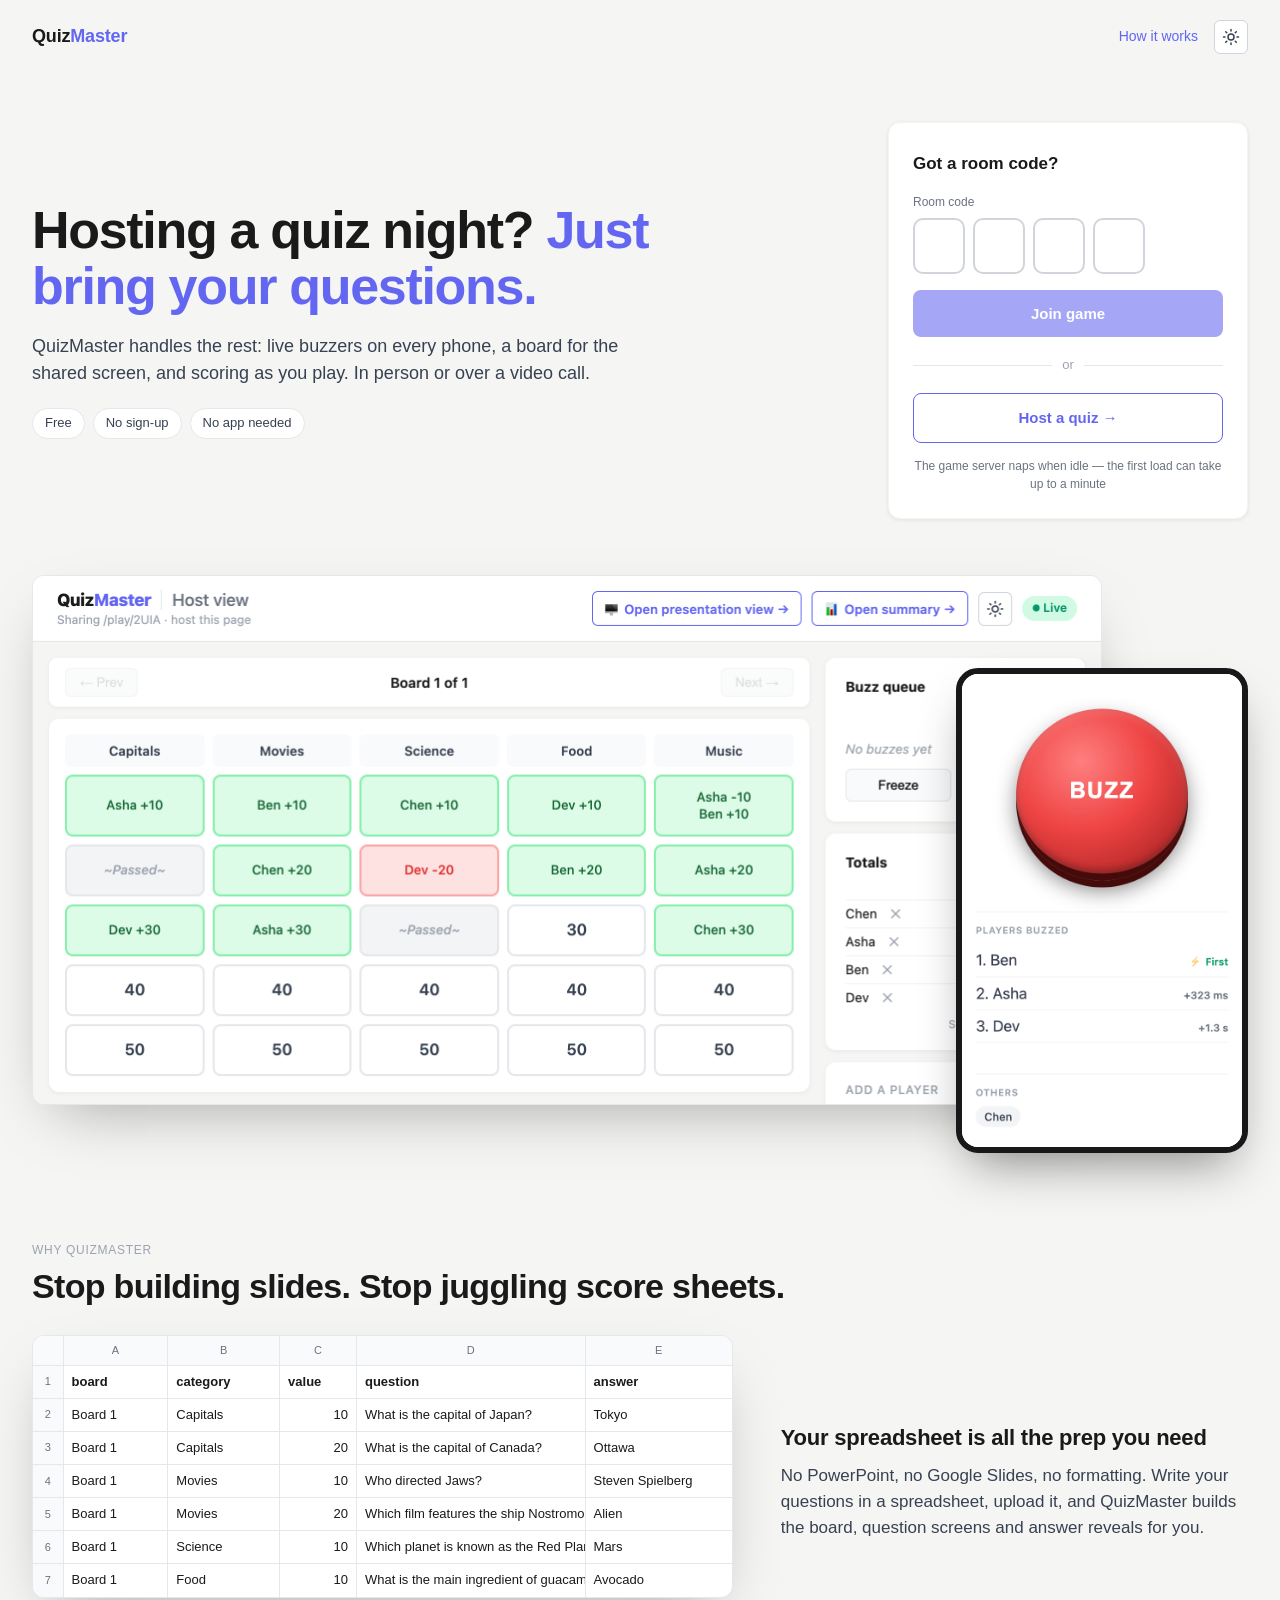
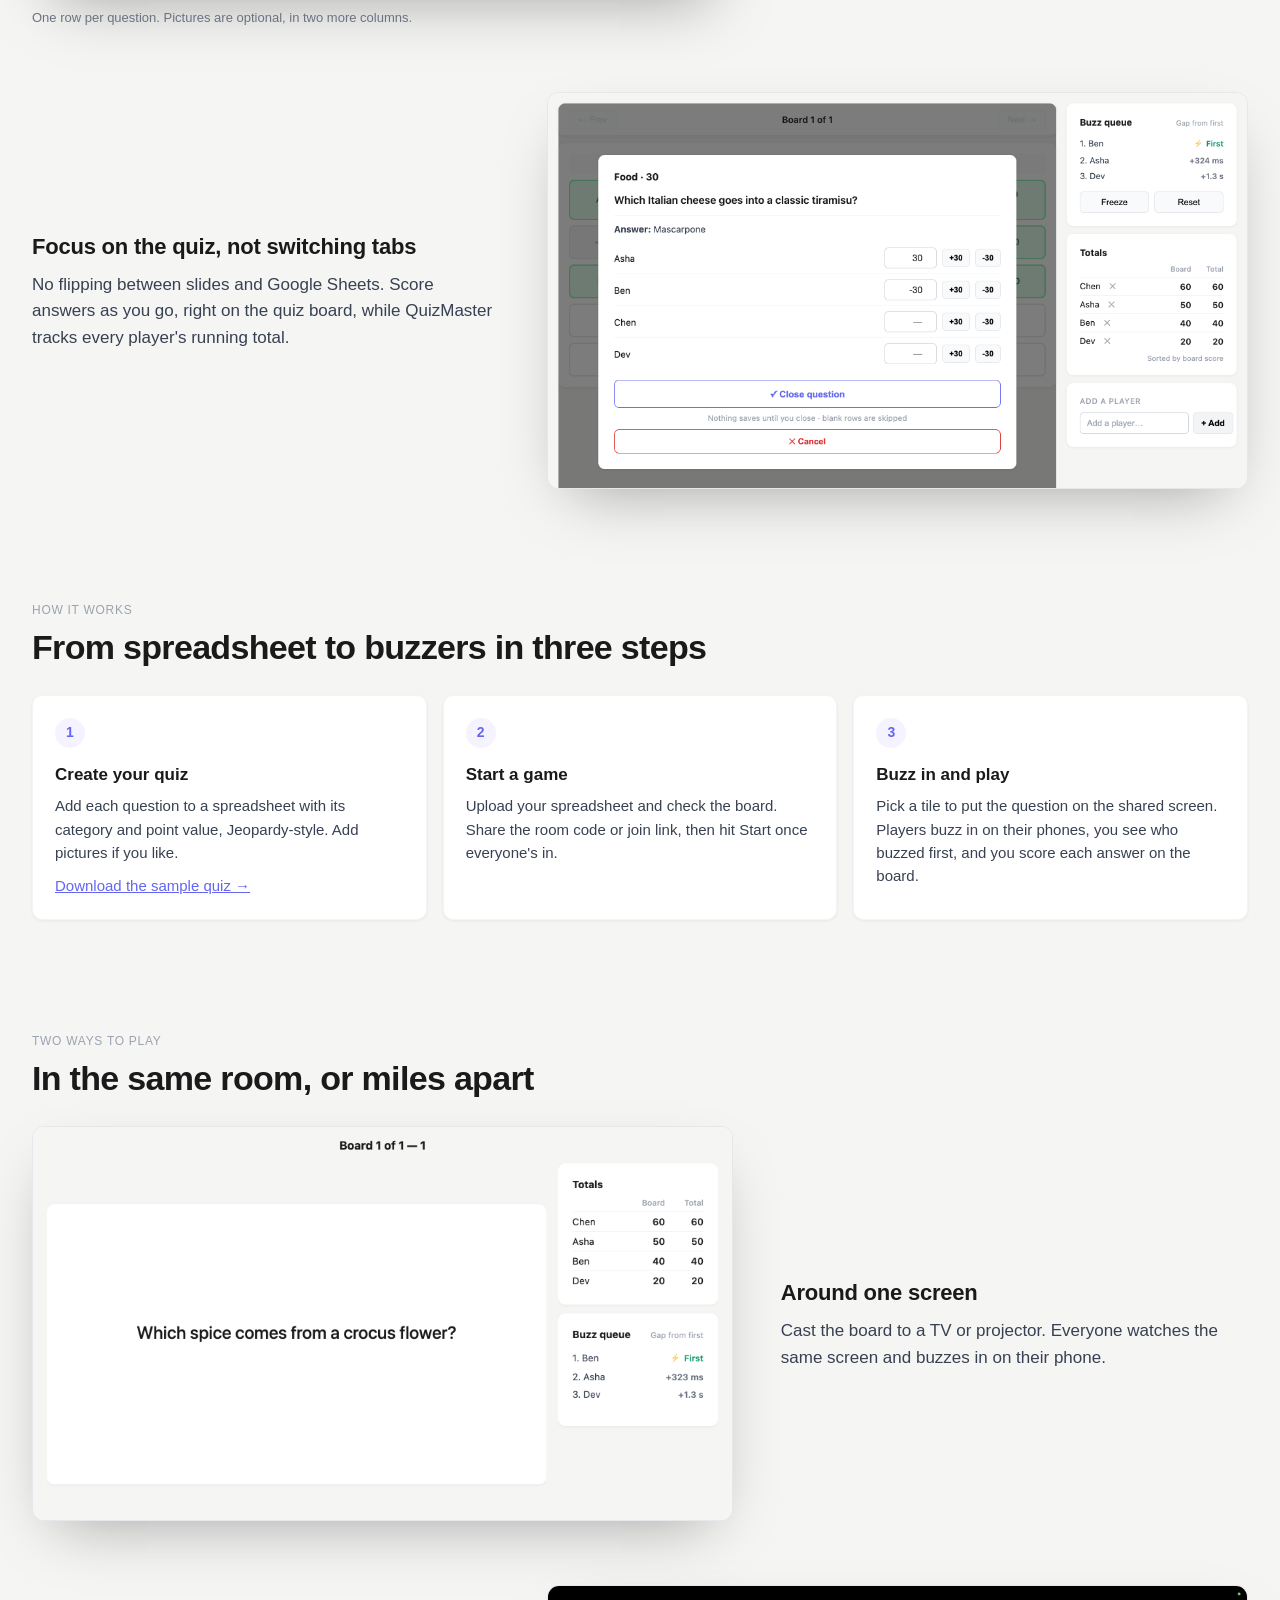
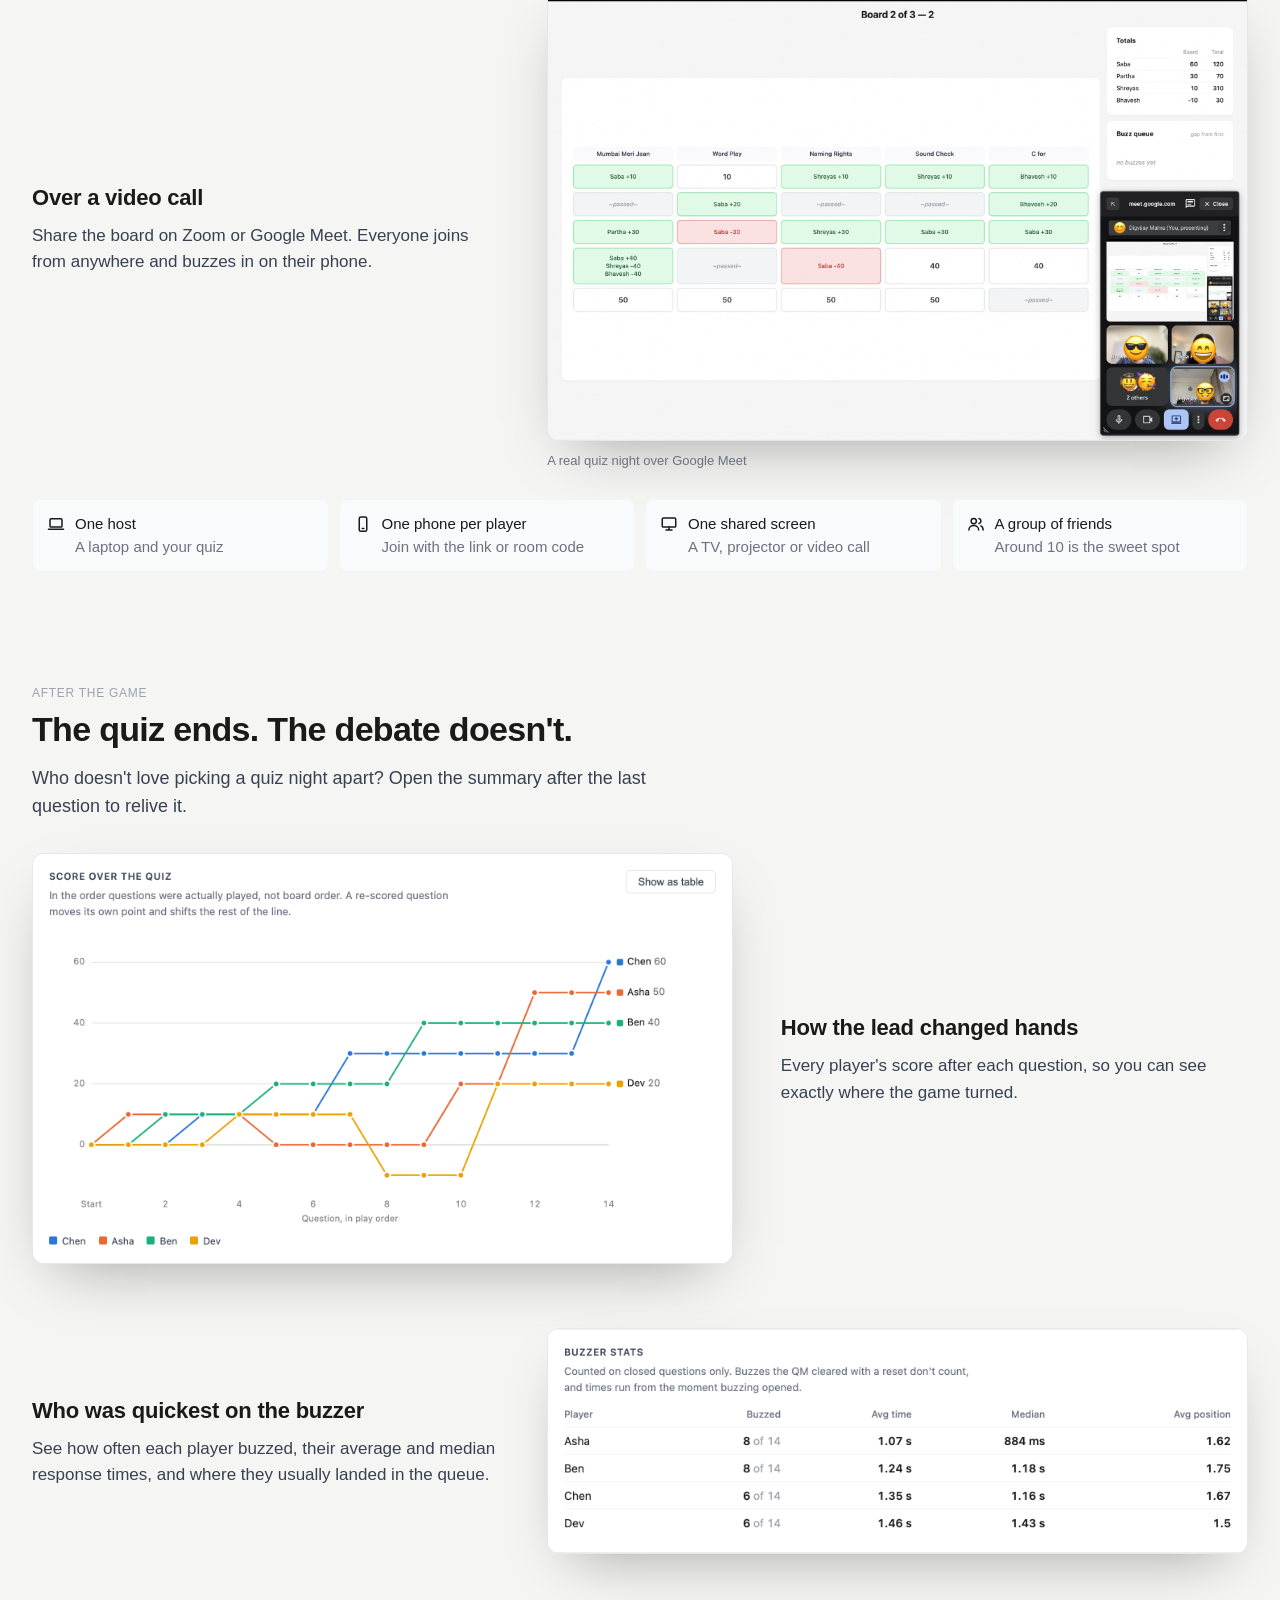
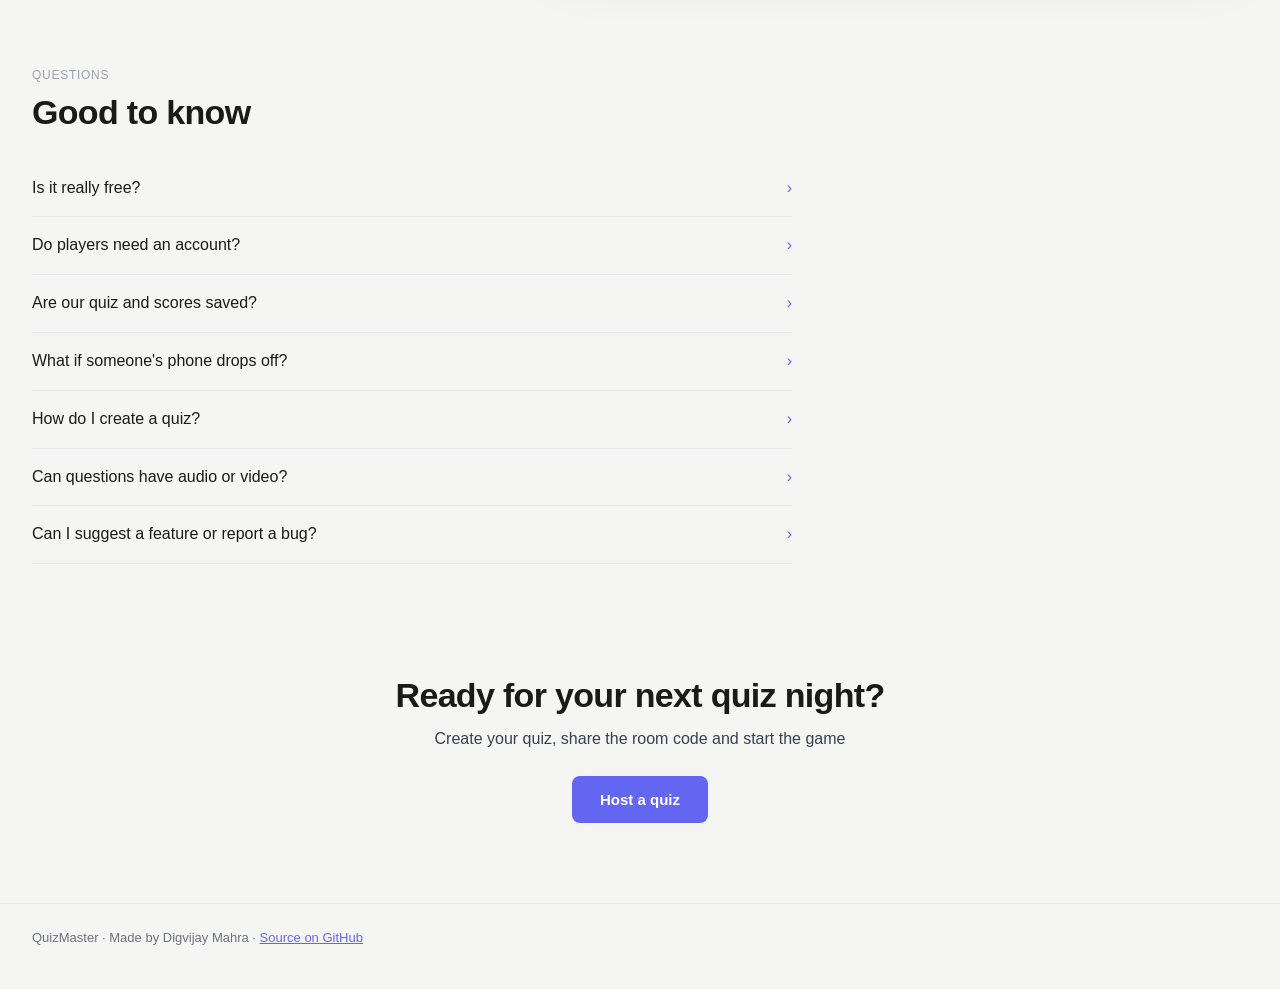
<file: site/index.html>
<!DOCTYPE html>
<html lang="en">
<head>
  <meta charset="UTF-8">
  <meta name="viewport" content="width=device-width, initial-scale=1.0">
  <title>QuizMaster — hosting a quiz night? Just bring your questions</title>
  <meta name="description" content="Hosting a quiz night? Bring your questions and QuizMaster handles the buzzers, the Jeopardy-style board and the scoring. Players buzz in on their phone, in the same room or over a video call. Free, no sign-up.">
  <meta property="og:title" content="QuizMaster — hosting a quiz night? Just bring your questions">
  <meta property="og:description" content="Bring your questions and QuizMaster handles the buzzers, the Jeopardy-style board and the scoring.">
  <meta property="og:type" content="website">
  <meta property="og:image" content="img/host-light.png">
  <link rel="icon" href="favicon-32.png" sizes="32x32" type="image/png">
  <link rel="icon" href="favicon.svg" type="image/svg+xml">
  <link rel="apple-touch-icon" href="apple-touch-icon.png">
  <!-- Same dark/light switch as the app's static/js/theme.js: the OS
       setting, unless the visitor flipped the header toggle away from it
       (saved in this browser). Inline so it runs before first paint. -->
  <script>
    (function () {
      var KEY = 'qb_theme';
      var m = window.matchMedia('(prefers-color-scheme: dark)');
      function getOverride() {
        try { var v = localStorage.getItem(KEY); return v === 'light' || v === 'dark' ? v : null; }
        catch (e) { return null; }
      }
      function systemTheme() { return m.matches ? 'dark' : 'light'; }
      // Screenshots come in light/dark pairs via <picture>; their dark
      // <source> follows the toggle, not just the OS.
      function syncPictures(theme) {
        document.querySelectorAll('source[data-dark]').forEach(function (s) { s.media = theme === 'dark' ? 'all' : 'not all'; });
      }
      function apply() {
        var theme = getOverride() || systemTheme();
        document.documentElement.dataset.theme = theme;
        syncPictures(theme);
        document.dispatchEvent(new Event('qbthemechange'));
      }
      apply();
      document.addEventListener('DOMContentLoaded', apply);
      m.addEventListener('change', apply);
      window.qbTheme = {
        // Flip light <-> dark; landing back on the OS's own theme clears the
        // override, so the page follows the OS again.
        toggle: function () {
          var next = document.documentElement.dataset.theme === 'dark' ? 'light' : 'dark';
          try { if (next === systemTheme()) localStorage.removeItem(KEY); else localStorage.setItem(KEY, next); } catch (e) {}
          apply();
        },
      };
    })();
  </script>
  <link rel="stylesheet" href="styles.css">
</head>
<body>

<header class="wrap site-header">
  <a class="wordmark" href="./">Quiz<span>Master</span></a>
  <div class="header-actions">
    <a class="header-link" href="#how">How it works</a>
    <button type="button" class="theme-btn" id="theme-toggle"></button>
  </div>
</header>

<main>
  <section class="wrap hero">
    <div>
      <h1>Hosting a quiz night? <em>Just bring your questions.</em></h1>
      <p class="hero-lede">QuizMaster handles the rest: live buzzers on every phone, a board for the shared screen, and scoring as you play. In person or over a video call.</p>
      <ul class="hero-points">
        <li>Free</li>
        <li>No sign-up</li>
        <li>No app needed</li>
      </ul>
    </div>

    <div class="join-card">
      <h2>Got a room code?</h2>
      <label class="otp-label" for="code-0">Room code</label>
      <div class="otp-boxes" id="code-boxes">
        <input class="otp-box" id="code-0" maxlength="1" type="text" inputmode="text" autocomplete="off" spellcheck="false" aria-label="Room code, character 1">
        <input class="otp-box" maxlength="1" type="text" inputmode="text" autocomplete="off" spellcheck="false" aria-label="Character 2">
        <input class="otp-box" maxlength="1" type="text" inputmode="text" autocomplete="off" spellcheck="false" aria-label="Character 3">
        <input class="otp-box" maxlength="1" type="text" inputmode="text" autocomplete="off" spellcheck="false" aria-label="Character 4">
      </div>
      <button id="join-btn" class="btn-primary" disabled>Join game</button>

      <div class="or-divider"><span>or</span></div>

      <form method="POST" id="host-form">
        <button type="submit" class="btn-ghost">Host a quiz →</button>
      </form>
      <p class="join-note">The game server naps when idle — the first load can take up to a minute</p>
    </div>
  </section>

  <div class="wrap">
    <figure class="showcase">
      <picture class="frame frame-wide">
        <source srcset="img/host-dark.png" media="(prefers-color-scheme: dark)" data-dark>
        <img src="img/host-light.png" width="2140" height="1058" alt="The host view: a 5-by-5 board of categories and point values, with scored tiles in green and red, a buzz queue and running totals">
      </picture>
      <picture class="frame frame-phone">
        <source srcset="img/phone-dark.png" media="(prefers-color-scheme: dark)" data-dark>
        <img src="img/phone-light.png" width="652" height="1102" alt="A player's phone: a big red BUZZ button above the order players buzzed in">
      </picture>
    </figure>
  </div>

  <section class="wrap section">
    <p class="section-label">Why QuizMaster</p>
    <h2>Stop building slides. Stop juggling score sheets.</h2>
    <div class="features">
      <div class="feature">
        <figure>
          <div class="frame sheet">
            <table aria-label="A quiz spreadsheet: one row per question, with columns board, category, value, question and answer">
              <colgroup><col class="sheet-n"><col class="sheet-a"><col class="sheet-b"><col class="sheet-c"><col><col class="sheet-e"></colgroup>
              <thead>
                <tr class="sheet-letters" aria-hidden="true"><th></th><th>A</th><th>B</th><th>C</th><th>D</th><th>E</th></tr>
                <tr class="sheet-head"><th scope="row" aria-hidden="true">1</th><th scope="col">board</th><th scope="col">category</th><th scope="col">value</th><th scope="col">question</th><th scope="col">answer</th></tr>
              </thead>
              <tbody>
                <tr><th scope="row" aria-hidden="true">2</th><td>Board 1</td><td>Capitals</td><td class="num">10</td><td>What is the capital of Japan?</td><td>Tokyo</td></tr>
                <tr><th scope="row" aria-hidden="true">3</th><td>Board 1</td><td>Capitals</td><td class="num">20</td><td>What is the capital of Canada?</td><td>Ottawa</td></tr>
                <tr><th scope="row" aria-hidden="true">4</th><td>Board 1</td><td>Movies</td><td class="num">10</td><td>Who directed Jaws?</td><td>Steven Spielberg</td></tr>
                <tr><th scope="row" aria-hidden="true">5</th><td>Board 1</td><td>Movies</td><td class="num">20</td><td>Which film features the ship Nostromo?</td><td>Alien</td></tr>
                <tr><th scope="row" aria-hidden="true">6</th><td>Board 1</td><td>Science</td><td class="num">10</td><td>Which planet is known as the Red Planet?</td><td>Mars</td></tr>
                <tr><th scope="row" aria-hidden="true">7</th><td>Board 1</td><td>Food</td><td class="num">10</td><td>What is the main ingredient of guacamole?</td><td>Avocado</td></tr>
              </tbody>
            </table>
          </div>
          <figcaption class="caption">One row per question. Pictures are optional, in two more columns.</figcaption>
        </figure>
        <div class="feature-text">
          <h3>Your spreadsheet is all the prep you need</h3>
          <p>No PowerPoint, no Google Slides, no formatting. Write your questions in a spreadsheet, upload it, and QuizMaster builds the board, question screens and answer reveals for you.</p>
        </div>
      </div>
      <div class="feature feature-flip">
        <picture class="frame">
          <source srcset="img/scoring-dark.png" media="(prefers-color-scheme: dark)" data-dark>
          <img src="img/scoring-light.png" width="2140" height="1212" alt="Scoring a question in the host view: the question and answer open over the board, a score box for each player, and the buzz queue and running totals alongside" loading="lazy">
        </picture>
        <div class="feature-text">
          <h3>Focus on the quiz, not switching tabs</h3>
          <p>No flipping between slides and Google Sheets. Score answers as you go, right on the quiz board, while QuizMaster tracks every player's running total.</p>
        </div>
      </div>
    </div>
  </section>

  <section class="wrap section" id="how">
    <p class="section-label">How it works</p>
    <h2>From spreadsheet to buzzers in three steps</h2>
    <div class="steps">
      <div class="card">
        <div class="step-num">1</div>
        <h3>Create your quiz</h3>
        <p>Add each question to a spreadsheet with its category and point value, Jeopardy-style. Add pictures if you like.</p>
        <p><a href="https://github.com/digvjsmahra/quizmaster/raw/main/static/sample/starter-quiz-bundle.zip">Download the sample quiz →</a></p>
      </div>
      <div class="card">
        <div class="step-num">2</div>
        <h3>Start a game</h3>
        <p>Upload your spreadsheet and check the board. Share the room code or join link, then hit Start once everyone's in.</p>
      </div>
      <div class="card">
        <div class="step-num">3</div>
        <h3>Buzz in and play</h3>
        <p>Pick a tile to put the question on the shared screen. Players buzz in on their phones, you see who buzzed first, and you score each answer on the board.</p>
      </div>
    </div>
  </section>

  <section class="wrap section">
    <p class="section-label">Two ways to play</p>
    <h2>In the same room, or miles apart</h2>
    <div class="features">
      <div class="feature">
        <picture class="frame">
          <source srcset="img/present-dark.png" media="(prefers-color-scheme: dark)" data-dark>
          <img src="img/present-light.png" width="1920" height="1080" alt="The presentation view: a question in large type, with running totals and the buzz queue beside it" loading="lazy">
        </picture>
        <div class="feature-text">
          <h3>Around one screen</h3>
          <p>Cast the board to a TV or projector. Everyone watches the same screen and buzzes in on their phone.</p>
        </div>
      </div>
      <div class="feature feature-flip">
        <figure>
          <div class="frame">
            <img src="img/virtual-quiz-night.jpg" width="2000" height="1299" alt="A real QuizMaster game mid-board, screen-shared to friends on a Google Meet call" loading="lazy">
          </div>
          <figcaption class="caption">A real quiz night over Google Meet</figcaption>
        </figure>
        <div class="feature-text">
          <h3>Over a video call</h3>
          <p>Share the board on Zoom or Google Meet. Everyone joins from anywhere and buzzes in on their phone.</p>
        </div>
      </div>
    </div>

    <ul class="needs">
      <li><svg viewBox="0 0 24 24" width="18" height="18" fill="none" stroke="currentColor" stroke-width="2" stroke-linecap="round" stroke-linejoin="round" aria-hidden="true"><rect x="4" y="5" width="16" height="11" rx="1.5"/><path d="M2 19h20"/></svg><strong>One host</strong><span>A laptop and your quiz</span></li>
      <li><svg viewBox="0 0 24 24" width="18" height="18" fill="none" stroke="currentColor" stroke-width="2" stroke-linecap="round" stroke-linejoin="round" aria-hidden="true"><rect x="7" y="2.5" width="10" height="19" rx="2"/><path d="M11 18h2"/></svg><strong>One phone per player</strong><span>Join with the link or room code</span></li>
      <li><svg viewBox="0 0 24 24" width="18" height="18" fill="none" stroke="currentColor" stroke-width="2" stroke-linecap="round" stroke-linejoin="round" aria-hidden="true"><rect x="3" y="4" width="18" height="12" rx="1.5"/><path d="M8 20h8M12 16v4"/></svg><strong>One shared screen</strong><span>A TV, projector or video call</span></li>
      <li><svg viewBox="0 0 24 24" width="18" height="18" fill="none" stroke="currentColor" stroke-width="2" stroke-linecap="round" stroke-linejoin="round" aria-hidden="true"><circle cx="9" cy="8" r="3.5"/><path d="M2.5 20c0-3.6 2.9-6 6.5-6s6.5 2.4 6.5 6"/><path d="M16 4.6a3.5 3.5 0 0 1 0 6.8M18.5 14.5c1.9.8 3 2.8 3 5.5"/></svg><strong>A group of friends</strong><span>Around 10 is the sweet spot</span></li>
    </ul>
  </section>

  <section class="wrap section">
    <p class="section-label">After the game</p>
    <h2>The quiz ends. The debate doesn't.</h2>
    <p class="section-lede">Who doesn't love picking a quiz night apart? Open the summary after the last question to relive it.</p>
    <div class="features">
      <div class="feature">
        <picture class="frame">
          <source srcset="img/chart-dark.png" media="(prefers-color-scheme: dark)" data-dark>
          <img src="img/chart-light.png" width="1736" height="1016" alt="A line chart of each player's score after every question, with the lead changing hands several times" loading="lazy">
        </picture>
        <div class="feature-text">
          <h3>How the lead changed hands</h3>
          <p>Every player's score after each question, so you can see exactly where the game turned.</p>
        </div>
      </div>
      <div class="feature feature-flip">
        <picture class="frame">
          <source srcset="img/stats-dark.png" media="(prefers-color-scheme: dark)" data-dark>
          <img src="img/stats-light.png" width="1736" height="556" alt="A table of buzzer stats: how many questions each player buzzed on, their average and median time to buzz, and their average place in the queue" loading="lazy">
        </picture>
        <div class="feature-text">
          <h3>Who was quickest on the buzzer</h3>
          <p>See how often each player buzzed, their average and median response times, and where they usually landed in the queue.</p>
        </div>
      </div>
    </div>
  </section>

  <section class="wrap section">
    <p class="section-label">Questions</p>
    <h2>Good to know</h2>
    <div class="faq">
      <details>
        <summary>Is it really free?</summary>
        <p>Yes. No sign-up, no ads and nothing to install.</p>
      </details>
      <details>
        <summary>Do players need an account?</summary>
        <p>No. They open the join link or type the room code, then enter a name.</p>
      </details>
      <details>
        <summary>Are our quiz and scores saved?</summary>
        <p>No. A room only lives in the server's memory while you play, and it's gone once the server restarts. Your quiz stays safe in your own spreadsheet.</p>
      </details>
      <details>
        <summary>What if someone's phone drops off?</summary>
        <p>Reopening the page puts them straight back in the game, in the same place in the buzz queue.</p>
      </details>
      <details>
        <summary>How do I create a quiz?</summary>
        <p>Start from the <a href="https://github.com/digvjsmahra/quizmaster/raw/main/static/sample/starter-quiz-bundle.zip">sample quiz</a>: a zip with a spreadsheet and an optional folder of pictures. The host view explains the format when you upload, and points out any row that needs fixing.</p>
      </details>
      <details>
        <summary>Can questions have audio or video?</summary>
        <p>Not yet. Questions and answers can show pictures, but not sound or video clips.</p>
      </details>
      <details>
        <summary>Can I suggest a feature or report a bug?</summary>
        <p>Yes, please! <a href="https://github.com/digvjsmahra/quizmaster/issues/new/choose">Open an issue on GitHub</a> to suggest a feature or report a bug.</p>
      </details>
    </div>
  </section>

  <section class="wrap section cta">
    <h2>Ready for your next quiz night?</h2>
    <p>Create your quiz, share the room code and start the game</p>
    <a class="btn-primary" href="#" id="cta-host">Host a quiz</a>
  </section>
</main>

<footer class="wrap site-footer">
  QuizMaster · Made by Digvijay Mahra · <a href="https://github.com/digvjsmahra/quizmaster">Source on GitHub</a>
</footer>

<script src="js/landing.js"></script>
</body>
</html>
</file>
<file: site/styles.css>
/* QuizMaster public landing page (site/, served by GitHub Pages).

   The two token blocks below are copied VERBATIM from the app's
   static/css/styles.css — tests/test_site_tokens.py fails if they drift.
   To change a colour, change it in the app and re-copy both blocks here.
   Below them: landing-only styles, reusing the app's primitives (card,
   OTP boxes, primary/ghost buttons) so the two read as one product. */

:root {
  color-scheme: light;

  /* Brand */
  --color-primary: #6366f1;
  --color-primary-hover: #4f46e5;
  --color-primary-disabled: #a5a6f6;
  --color-primary-light: #f5f3ff;
  --color-primary-focus-ring: rgba(99,102,241,.15);

  /* Surfaces */
  --color-bg: #f5f5f4;
  --color-surface: #fff;
  --color-text-on-primary: #fff;

  /* Borders / fills */
  --color-border: #e5e7eb;
  --color-border-subtle: #f3f4f6;
  --color-border-input: #d1d5db;
  --color-bg-subtle: #f9fafb;

  /* Text */
  --color-text: #1a1a1a;
  --color-text-secondary: #374151;
  --color-text-muted: #6b7280;
  --color-text-faint: #9ca3af;

  /* Semantic */
  --color-success-bg: #dcfce7;
  --color-success-border: #86efac;
  --color-success-text: #166534;
  --color-success-strong-bg: #d1fae5;
  --color-success-strong-text: #059669;
  --color-danger: #dc2626;
  --color-danger-bg: #fee2e2;
  --color-danger-border: #fca5a5;
  --color-warning-bg: #fef3c7;
  --color-warning-border: #fde68a;
  --color-warning-text: #92400e;
  --color-info-bg: #dbeafe;
  --color-info-text: #1d4ed8;

  /* Radii */
  --radius-sm: 6px;
  --radius-md: 8px;
  --radius-lg: 10px;
  --radius-xl: 12px;
  --radius-pill: 99px;

  /* Shadows */
  --shadow-card: 0 1px 3px rgba(0,0,0,.06);
  --shadow-card-strong: 0 1px 4px rgba(0,0,0,.08);

  /* Overlay behind the board modal */
  --color-backdrop: rgba(17,17,17,.55);

  /* Summary chart. Series hues are the validated 8-slot categorical order
     (see summary.js); chrome stays recessive behind them. */
  --chart-grid: #e1e0d9;
  --chart-grid-zero: #c3c2b7;
  --chart-ink-muted: #898781;
  --chart-series-1: #2a78d6;
  --chart-series-2: #eb6834;
  --chart-series-3: #1baf7a;
  --chart-series-4: #eda100;
  --chart-series-5: #e87ba4;
  --chart-series-6: #008300;
  --chart-series-7: #4a3aa7;
  --chart-series-8: #e34948;

  /* BUZZ button — a physical arcade button, not themed chrome: the dark
     block below deliberately leaves these alone. */
  --buzzer-face: radial-gradient(circle at 38% 32%, #ff6b6b 0%, #dc2626 45%, #7f1d1d 100%);
  --buzzer-face-hover: radial-gradient(circle at 38% 32%, #ff8080 0%, #ef4444 45%, #991b1b 100%);
  --buzzer-face-disabled: radial-gradient(circle at 38% 32%, #d1d5db 0%, #9ca3af 45%, #6b7280 100%);
  --buzzer-edge: #450a0a;
  --buzzer-edge-disabled: #374151;
  --buzzer-text: #fff;
  --buzzer-text-disabled: #e5e7eb;
  --buzzer-shadow:
    0 8px 0 var(--buzzer-edge),
    0 12px 24px rgba(0,0,0,.45),
    inset 0 -4px 8px rgba(0,0,0,.3),
    inset 0 4px 12px rgba(255,255,255,.18);
  --buzzer-shadow-pressed:
    0 2px 0 var(--buzzer-edge),
    0 4px 10px rgba(0,0,0,.35),
    inset 0 -2px 4px rgba(0,0,0,.3),
    inset 0 2px 8px rgba(255,255,255,.12);
  --buzzer-shadow-disabled:
    0 8px 0 var(--buzzer-edge-disabled),
    0 12px 24px rgba(0,0,0,.3),
    inset 0 -4px 8px rgba(0,0,0,.2);
}

:root[data-theme="dark"] {
  color-scheme: dark;

  /* Brand — lifted a step to read on dark; ink on it flips to dark */
  --color-primary: #818cf8;
  --color-primary-hover: #a5b4fc;
  --color-primary-disabled: #545a9e;
  --color-primary-light: #25264a;
  --color-primary-focus-ring: rgba(129,140,248,.25);

  /* Surfaces */
  --color-bg: #121211;
  --color-surface: #1c1c1b;
  --color-text-on-primary: #11112a;

  /* Borders / fills */
  --color-border: #343432;
  --color-border-subtle: #282826;
  --color-border-input: #4a4a47;
  --color-bg-subtle: #222220;

  /* Text */
  --color-text: #f2f2f0;
  --color-text-secondary: #d6d6d1;
  --color-text-muted: #a3a29c;
  --color-text-faint: #7d7c76;

  /* Semantic */
  --color-success-bg: #133122;
  --color-success-border: #1f6b3e;
  --color-success-text: #86efac;
  --color-success-strong-bg: #0f3a2b;
  --color-success-strong-text: #34d399;
  --color-danger: #f87171;
  --color-danger-bg: #3b1717;
  --color-danger-border: #7f2d2d;
  --color-warning-bg: #3a2b0d;
  --color-warning-border: #6e5214;
  --color-warning-text: #fcd34d;
  --color-info-bg: #172554;
  --color-info-text: #93c5fd;

  /* Shadows — light-mode shadows vanish on a dark page */
  --shadow-card: 0 1px 3px rgba(0,0,0,.4);
  --shadow-card-strong: 0 1px 4px rgba(0,0,0,.5);

  --color-backdrop: rgba(0,0,0,.65);

  --chart-grid: #2e2e2c;
  --chart-grid-zero: #4a4a47;
  --chart-ink-muted: #8f8e88;
  --chart-series-1: #3987e5;
  --chart-series-2: #d95926;
  --chart-series-3: #199e70;
  --chart-series-4: #c98500;
  --chart-series-5: #d55181;
  --chart-series-6: #008300;
  --chart-series-7: #9085e9;
  --chart-series-8: #e66767;
}

/* ---- end of copied token blocks ---- */

/* Landing-only tokens: same in both modes (a phone bezel is dark either
   way; black shadows read on both surfaces). */
:root {
  --site-bezel: #18181b;
  --site-frame-shadow: 0 24px 60px -24px rgba(0,0,0,.35);
  --site-phone-shadow: 0 24px 50px -16px rgba(0,0,0,.45);
}

*, *::before, *::after { box-sizing: border-box; }

html { scroll-behavior: smooth; }

body {
  margin: 0;
  font-family: -apple-system, BlinkMacSystemFont, "Segoe UI", sans-serif;
  font-size: 16px;
  line-height: 1.55;
  background: var(--color-bg);
  color: var(--color-text);
}

img { display: block; max-width: 100%; height: auto; }
h1, h2, h3 { text-wrap: balance; }
a { color: var(--color-primary); }

.wrap { max-width: 1280px; margin: 0 auto; padding: 0 16px; }
@media (min-width: 700px) { .wrap { padding: 0 32px; } }

/* ---- Header ---- */
.site-header {
  display: flex; align-items: center; justify-content: space-between;
  padding-top: 20px; padding-bottom: 20px;
}
.wordmark { font-size: 18px; font-weight: 800; letter-spacing: -.01em; color: var(--color-text); text-decoration: none; }
.wordmark span { color: var(--color-primary); }
.header-link { font-size: 14px; font-weight: 500; text-decoration: none; }
.header-link:hover { text-decoration: underline; }
.header-actions { display: flex; align-items: center; gap: 16px; }

/* Theme toggle — same as the app's — one icon button, sun (light) or moon (dark) */
.theme-btn {
  display: inline-flex; align-items: center; justify-content: center;
  width: 34px; height: 34px; padding: 0;
  color: var(--color-text-secondary); background: var(--color-surface);
  border: 1.5px solid var(--color-border-input); border-radius: var(--radius-sm);
  cursor: pointer;
}
.theme-btn:hover { color: var(--color-text); background: var(--color-bg-subtle); }
.theme-btn:focus-visible {
  outline: none; box-shadow: 0 0 0 3px var(--color-primary-focus-ring); border-color: var(--color-primary);
}

/* ---- Hero ---- */
.hero {
  display: grid; gap: 32px; align-items: center;
  padding-top: 24px; padding-bottom: 40px;
}
@media (min-width: 900px) {
  .hero { grid-template-columns: 1fr 360px; gap: 64px; padding-top: 48px; padding-bottom: 56px; }
}
.hero h1 {
  font-size: clamp(32px, 5vw, 52px); line-height: 1.08; letter-spacing: -.025em;
  margin: 0 0 18px; font-weight: 700;
}
.hero h1 em { font-style: normal; color: var(--color-primary); }
.hero-lede { font-size: 18px; color: var(--color-text-secondary); margin: 0 0 20px; max-width: 34em; text-wrap: pretty; }
.hero-points { list-style: none; padding: 0; margin: 0; display: flex; flex-wrap: wrap; gap: 8px; }
.hero-points li {
  font-size: 13px; font-weight: 500; color: var(--color-text-secondary);
  background: var(--color-surface); border: 1px solid var(--color-border);
  border-radius: var(--radius-pill); padding: 4px 12px;
}

/* Join card — the app's .player-card, OTP boxes and buttons */
.join-card {
  background: var(--color-surface);
  border-radius: var(--radius-xl);
  padding: 28px 24px 24px;
  box-shadow: var(--shadow-card-strong);
  border: 1px solid var(--color-border-subtle);
}
.join-card h2 { font-size: 17px; font-weight: 600; margin: 0 0 16px; }
.otp-label { font-size: 12px; color: var(--color-text-muted); font-weight: 500; display: block; margin: 0 0 6px; }
.otp-boxes { display: flex; gap: 8px; margin-bottom: 16px; }
.otp-box {
  width: 52px; height: 56px; font-size: 22px; font-weight: 700; text-align: center;
  font-family: inherit;
  border: 2px solid var(--color-border-input); border-radius: var(--radius-lg);
  outline: none; background: var(--color-surface); color: var(--color-text);
  caret-color: var(--color-primary); padding: 0;
}
.otp-box:focus { border-color: var(--color-primary); box-shadow: 0 0 0 3px var(--color-primary-focus-ring); }
.btn-primary, .btn-ghost {
  display: block; width: 100%; padding: 12px; font: inherit; font-size: 15px; font-weight: 600;
  border-radius: var(--radius-md); cursor: pointer; text-align: center;
}
.btn-primary { background: var(--color-primary); color: var(--color-text-on-primary); border: none; }
.btn-primary:hover { background: var(--color-primary-hover); }
.btn-primary:disabled { background: var(--color-primary-disabled); cursor: not-allowed; }
.btn-ghost { background: transparent; color: var(--color-primary); border: 1.5px solid var(--color-primary); }
.btn-ghost:hover { background: var(--color-primary-light); }
.or-divider {
  display: flex; align-items: center; gap: 10px; margin: 18px 0;
  color: var(--color-text-faint); font-size: 13px;
}
.or-divider::before, .or-divider::after { content: ''; flex: 1; height: 1px; background: var(--color-border); }
.join-card form { margin: 0; }
.join-note { font-size: 12px; color: var(--color-text-muted); margin: 14px 0 0; text-align: center; }

/* ---- Showcase: host board with a phone overlapping it ---- */
.showcase { position: relative; padding-bottom: 8px; margin: 0 0 72px; }
.frame {
  display: block;
  border-radius: var(--radius-xl); overflow: hidden;
  border: 1px solid var(--color-border);
  box-shadow: var(--site-frame-shadow);
  background: var(--color-surface);
}
.showcase .frame-wide { width: 88%; }
.showcase .frame-phone {
  position: absolute; right: 0; bottom: -40px; width: 24%;
  border-radius: 22px; border: 6px solid var(--site-bezel); box-shadow: var(--site-phone-shadow);
}
@media (max-width: 640px) {
  .showcase { margin-bottom: 48px; }
  .showcase .frame-wide { width: 100%; }
  /* right/bottom reset: the desktop offsets would still shift a
     relatively positioned frame (bottom: -40px pushed it 40px lower). */
  .showcase .frame-phone { position: relative; right: auto; bottom: auto; width: 62%; margin: 24px auto 0; border-width: 5px; }
}
.caption, .card .caption { font-size: 13px; color: var(--color-text-muted); margin: 10px 0 0; }

/* ---- Sections ---- */
.section { padding-top: 40px; padding-bottom: 40px; }
@media (min-width: 900px) { .section { padding-top: 56px; padding-bottom: 56px; } }
.section-label {
  font-size: 12px; color: var(--color-text-faint); font-weight: 500;
  text-transform: uppercase; letter-spacing: .06em; margin: 0 0 8px;
}
.section h2 { font-size: clamp(24px, 3.2vw, 34px); font-weight: 700; letter-spacing: -.02em; line-height: 1.15; margin: 0 0 28px; }

.card {
  background: var(--color-surface); border-radius: var(--radius-lg);
  padding: 22px; box-shadow: var(--shadow-card); border: 1px solid var(--color-border-subtle);
}
.card h3 { font-size: 17px; font-weight: 600; margin: 0 0 6px; }
.card p { margin: 0; color: var(--color-text-secondary); font-size: 15px; }
.card p + p { margin-top: 10px; }

.steps { display: grid; gap: 16px; }
@media (min-width: 800px) { .steps { grid-template-columns: repeat(3, 1fr); } }
.step-num {
  display: inline-flex; align-items: center; justify-content: center;
  width: 30px; height: 30px; border-radius: 50%; margin-bottom: 14px;
  background: var(--color-primary-light); color: var(--color-primary); font-weight: 600; font-size: 14px;
}

/* Feature rows: alternating image + text, so each image gets most of the
   page width and its content stays readable. */
.features { display: grid; gap: 40px; }
.feature { display: grid; gap: 18px; align-items: center; }
.feature figure { margin: 0; }
.feature-text h3 { font-size: 22px; font-weight: 600; letter-spacing: -.01em; margin: 0 0 8px; }
.feature-text p { margin: 0; font-size: 17px; color: var(--color-text-secondary); max-width: 30em; }
.feature-text p + h3 { margin-top: 28px; }
@media (min-width: 900px) {
  .features { gap: 64px; }
  .feature { grid-template-columns: 3fr 2fr; gap: 48px; }
  .feature-flip { grid-template-columns: 2fr 3fr; }
  .feature-flip > :first-child { order: 2; }
}
/* A quiz spreadsheet drawn as a table rather than a screenshot, so it
   follows the theme and stays readable on a phone. Cells clip long text
   the way a real sheet does. */
.sheet table { width: 100%; border-collapse: collapse; table-layout: fixed; font-size: 13px; }
.sheet th, .sheet td {
  border: 1px solid var(--color-border); padding: 6px 8px; text-align: left;
  white-space: nowrap; overflow: hidden; font-weight: 400; color: var(--color-text);
}
.sheet tr > :first-child { border-left: 0; }
.sheet tr > :last-child { border-right: 0; }
.sheet thead tr:first-child > * { border-top: 0; }
.sheet tbody tr:last-child > * { border-bottom: 0; }
.sheet .sheet-letters th, .sheet th[scope="row"] {
  background: var(--color-bg-subtle); color: var(--color-text-muted); text-align: center; font-size: 11px;
}
.sheet .sheet-head th[scope="col"] { font-weight: 600; }
.sheet .num { text-align: right; }
.sheet-n { width: 30px; }
.sheet-a { width: 15%; }
.sheet-b { width: 16%; }
.sheet-c { width: 11%; }
.sheet-e { width: 21%; }
@media (max-width: 640px) {
  .sheet table { font-size: 11px; }
  .sheet th, .sheet td { padding: 5px 5px; }
  .sheet-n { width: 22px; }
  .sheet-a { width: 17%; }
  .sheet-b { width: 18%; }
  .sheet-c { width: 12%; }
  .sheet-e { width: 19%; }
}

.section-lede { font-size: 18px; color: var(--color-text-secondary); margin: -12px 0 32px; max-width: 36em; }

.needs { list-style: none; padding: 0; margin: 28px 0 0; display: grid; gap: 10px; }
@media (min-width: 700px) { .needs { grid-template-columns: repeat(2, 1fr); } }
@media (min-width: 1000px) { .needs { grid-template-columns: repeat(4, 1fr); } }
.needs li {
  font-size: 15px; color: var(--color-text-muted);
  background: var(--color-bg-subtle); border: 1px solid var(--color-border-subtle);
  border-radius: var(--radius-md); padding: 12px 14px;
  display: grid; grid-template-columns: 18px 1fr; column-gap: 10px; align-items: center;
}
.needs svg { color: var(--color-text); }
.needs strong { font-weight: 500; color: var(--color-text); }
.needs span { grid-column: 2; }

/* ---- FAQ: native disclosure, same chevron idiom as the app's "Format details" ---- */
.faq { max-width: 760px; }
.faq details { border-bottom: 1px solid var(--color-border); }
.faq summary {
  list-style: none; cursor: pointer; padding: 16px 0;
  font-weight: 500; display: flex; justify-content: space-between; gap: 16px;
}
.faq summary::-webkit-details-marker { display: none; }
.faq summary::after { content: "›"; color: var(--color-primary); transition: transform .15s; }
.faq details[open] summary::after { transform: rotate(90deg); }
.faq details p { margin: 0 0 16px; color: var(--color-text-secondary); }

/* ---- Closing call to action + footer ---- */
.cta { text-align: center; }
.cta p { color: var(--color-text-secondary); margin: -16px 0 24px; }
.cta .btn-primary { display: inline-block; width: auto; padding: 12px 28px; text-decoration: none; }
.site-footer {
  border-top: 1px solid var(--color-border); margin-top: 24px;
  padding-top: 24px; padding-bottom: 40px; font-size: 13px; color: var(--color-text-muted);
}
</file>
